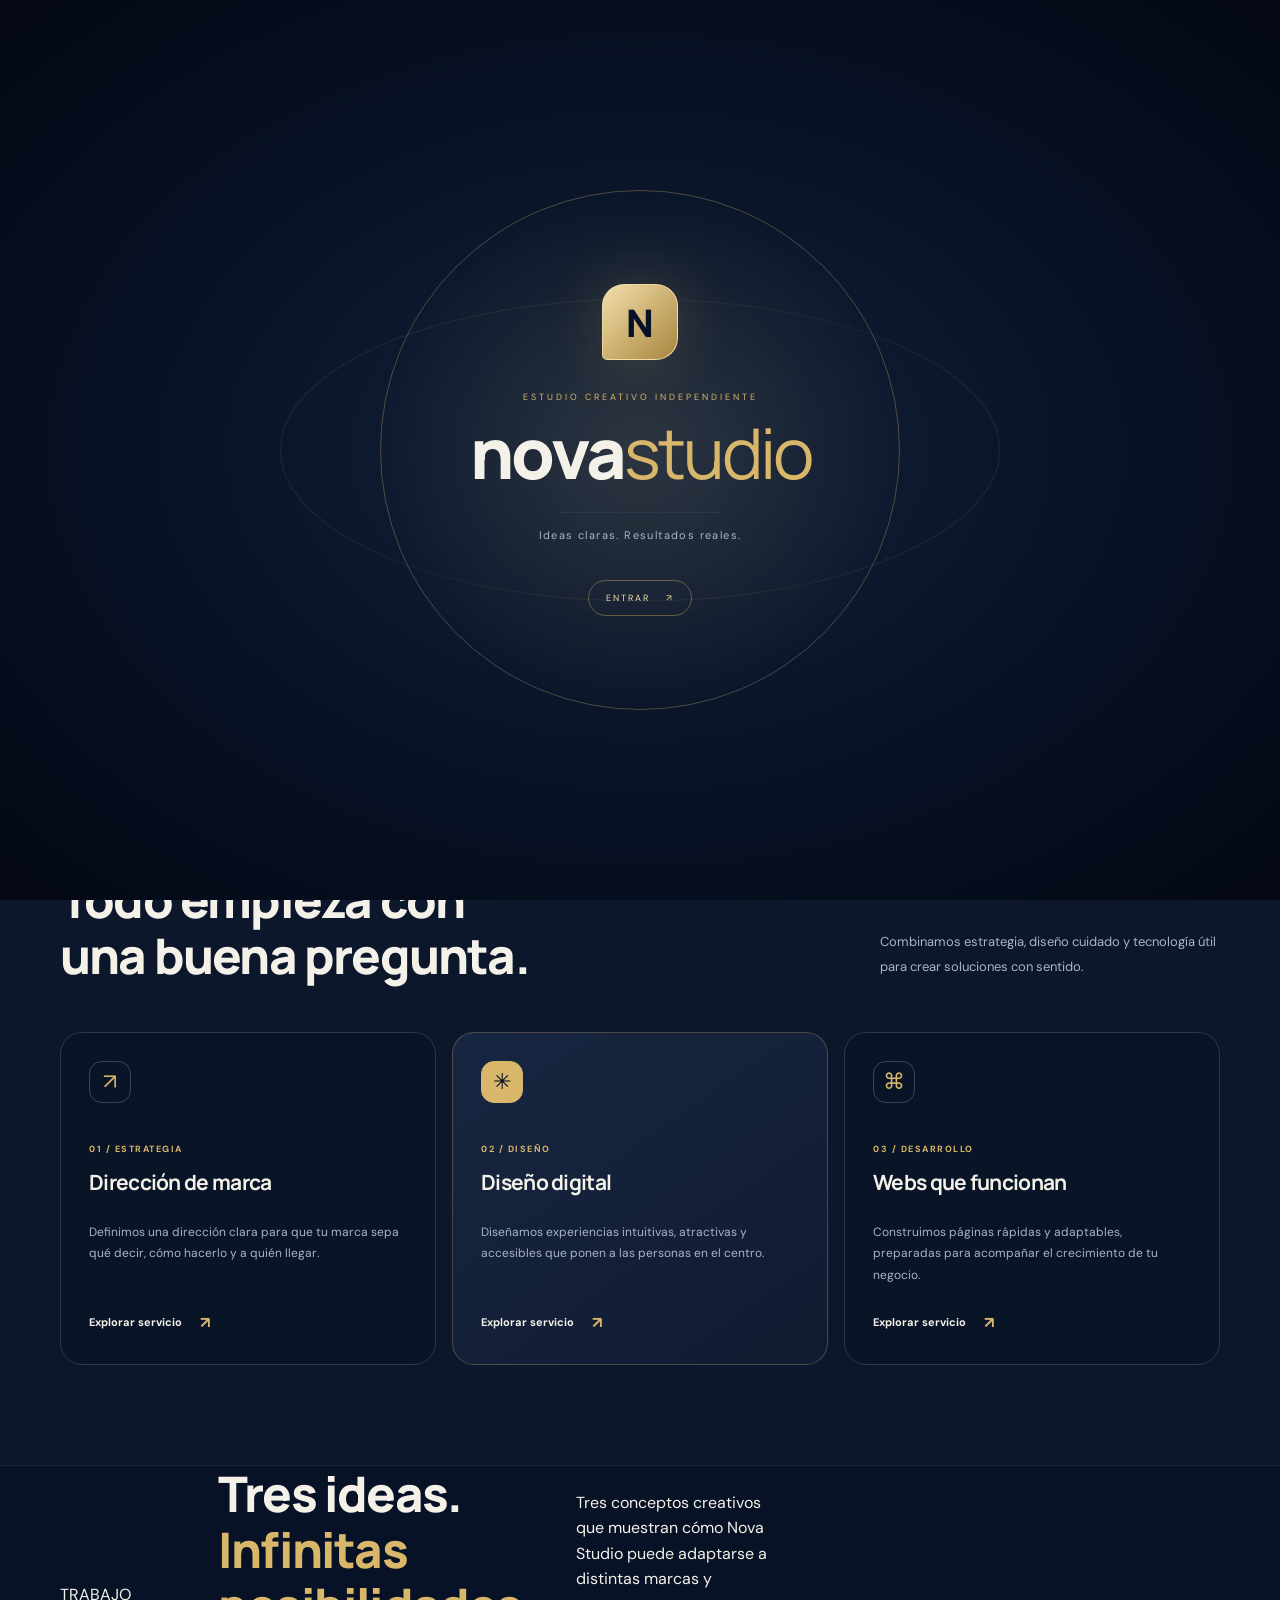
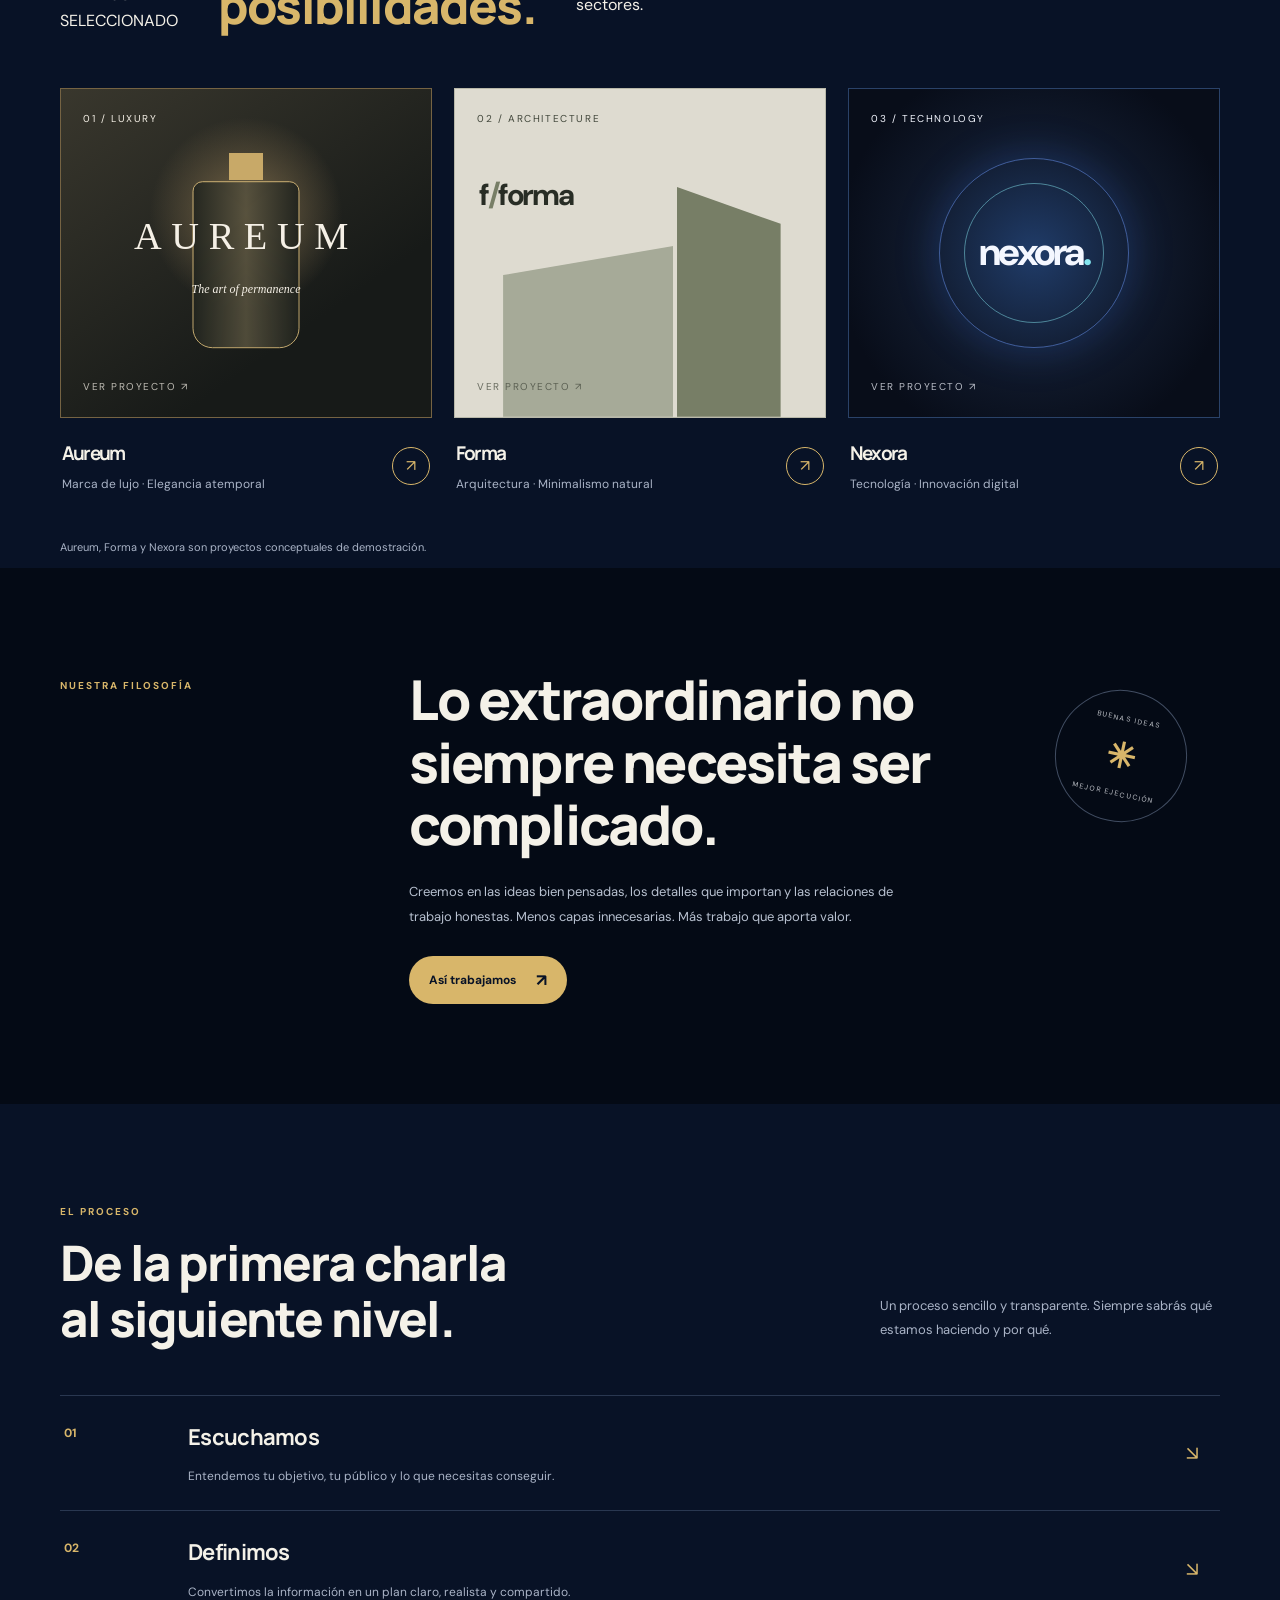
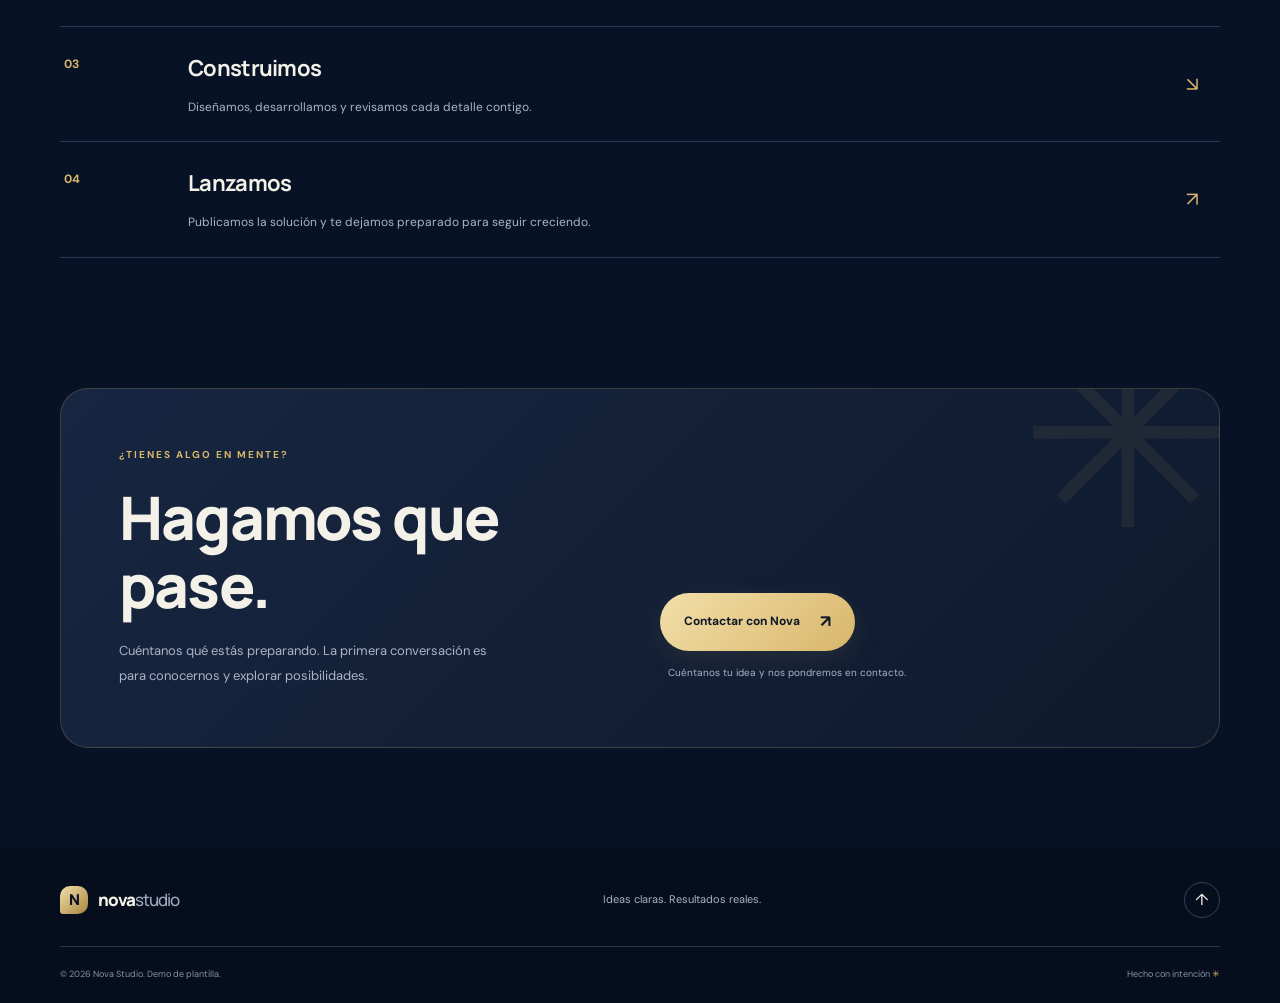
<file: index.html>
<!doctype html>
<html lang="es">
<head>
  <meta charset="utf-8">
  <meta name="viewport" content="width=device-width, initial-scale=1">
  <meta name="theme-color" content="#081226">
  <meta name="description" content="Nova Studio: estrategia, diseño y desarrollo web.">
  <title>Nova Studio — Ideas que avanzan</title>
  <link rel="stylesheet" href="styles.css">
  <script src="script.js" defer></script>
</head>
<body>
  <!-- CINEMÁTICA DE ENTRADA -->
  <div class="cinematic-intro" id="cinematic-intro">
    <div class="intro-orbit orbit-a"></div>
    <div class="intro-orbit orbit-b"></div>
    <div class="intro-glow"></div>

    <div class="intro-content">
      <div class="intro-emblem">N</div>
      <p class="intro-kicker">ESTUDIO CREATIVO INDEPENDIENTE</p>
      <div class="intro-logo">nova<span>studio</span></div>
      <div class="intro-line"><span></span></div>
      <p class="intro-tagline">Ideas claras. Resultados reales.</p>
      <button class="intro-skip" id="intro-skip" type="button">
        ENTRAR <span>↗</span>
      </button>
    </div>
  </div>

  <a class="skip-link" href="#contenido">Saltar al contenido</a>

  <!-- NAVEGACIÓN -->
  <header class="site-header">
    <div class="container nav-wrap">
      <a class="brand" href="#inicio" aria-label="Nova Studio, inicio">
        <span class="brand-mark">N</span>
        <span>nova<span class="brand-light">studio</span></span>
      </a>

      <button class="menu-toggle" type="button"
        aria-expanded="false" aria-controls="main-nav"
        aria-label="Abrir menú">
        <span></span><span></span>
      </button>

      <nav class="main-nav" id="main-nav">
        <a href="#servicios">Servicios</a>
        <a href="#proceso">Proceso</a>
        <a href="#nosotros">Nosotros</a>
        <a class="nav-cta" href="#contacto">Hablemos <span>↗</span></a>
      </nav>
    </div>
  </header>

  <main id="contenido">
    <!-- HERO -->
    <section class="hero section-pad" id="inicio">
      <div class="container hero-grid">
        <div class="hero-copy">
          <p class="eyebrow">
            <span class="eyebrow-dot"></span>
            ESTUDIO CREATIVO INDEPENDIENTE
          </p>

          <h1>Ideas claras.<br><span>Resultados reales.</span></h1>

          <p class="hero-text">
            Ayudamos a marcas con ambición a convertir buenas ideas
            en experiencias digitales memorables.
          </p>

          <div class="hero-actions">
            <a class="button button-primary" href="#contacto">
              Empezar un proyecto <span>↗</span>
            </a>
            <a class="text-link" href="#servicios">
              Descubrir servicios <span>↓</span>
            </a>
          </div>

          <div class="hero-proof">
            <div class="avatar-stack" aria-hidden="true">
              <span>LM</span><span>AR</span><span>JS</span>
            </div>
            <p><strong>Equipos pequeños.</strong><br>Ideas que llegan más lejos.</p>
          </div>
        </div>

        <!-- ARTE CREADO CON CSS -->
        <div class="hero-art" aria-label="Composición geométrica dorada">
          <div class="art-orbit orbit-one"></div>
          <div class="art-orbit orbit-two"></div>
          <div class="art-sun"></div>

          <div class="art-card art-card-top">
            <span class="mini-label">ESTRATEGIA</span>
            <strong>Menos ruido.<br>Más intención.</strong>
            <span class="card-arrow">↗</span>
          </div>

          <div class="art-card art-card-bottom">
            <span class="mini-label">DISEÑO DIGITAL</span>
            <div class="mini-bars">
              <i></i><i></i><i></i><i></i><i></i>
            </div>
            <span class="mini-caption">Construido para crecer</span>
          </div>

          <span class="art-star star-one">✳</span>
          <span class="art-star star-two">✳</span>
        </div>
      </div>

      <div class="container trust-row">
        <span>UNA BUENA IDEA MERECE UNA GRAN EJECUCIÓN</span>
        <div class="trust-line"></div>
        <span>ESTRATEGIA · DISEÑO · DESARROLLO</span>
      </div>
    </section>

    <!-- SERVICIOS -->
    <section class="services section-pad" id="servicios">
      <div class="container">
        <div class="section-heading">
          <div>
            <p class="eyebrow">LO QUE HACEMOS</p>
            <h2>Todo empieza con<br>una buena pregunta.</h2>
          </div>
          <p class="section-intro">
            Combinamos estrategia, diseño cuidado y tecnología útil
            para crear soluciones con sentido.
          </p>
        </div>

        <div class="service-grid">
          <article class="service-card">
            <div class="service-icon">↗</div>
            <p class="service-number">01 / ESTRATEGIA</p>
            <h3>Dirección de marca</h3>
            <p>Definimos una dirección clara para que tu marca sepa
              qué decir, cómo hacerlo y a quién llegar.</p>
            <a href="#contacto" class="card-link">Explorar servicio <span>↗</span></a>
          </article>

          <article class="service-card featured">
            <div class="service-icon">✳</div>
            <p class="service-number">02 / DISEÑO</p>
            <h3>Diseño digital</h3>
            <p>Diseñamos experiencias intuitivas, atractivas y
              accesibles que ponen a las personas en el centro.</p>
            <a href="#contacto" class="card-link">Explorar servicio <span>↗</span></a>
          </article>

          <article class="service-card">
            <div class="service-icon">⌘</div>
            <p class="service-number">03 / DESARROLLO</p>
            <h3>Webs que funcionan</h3>
            <p>Construimos páginas rápidas y adaptables,
              preparadas para acompañar el crecimiento de tu negocio.</p>
            <a href="#contacto" class="card-link">Explorar servicio <span>↗</span></a>
          </article>
        </div>
      </div>
    </section>

<!-- PORTFOLIO: NOVA STUDIO -->
<section class="portfolio section-padding" id="portfolio">
  <div class="container">
    <div class="section-heading">
      <span class="section-label">TRABAJO SELECCIONADO</span>
      <h2>Tres ideas.<br><span>Infinitas posibilidades.</span></h2>
      <p>
        Tres conceptos creativos que muestran cómo Nova Studio
        puede adaptarse a distintas marcas y sectores.
      </p>
    </div>

    <div class="portfolio-grid">

      <!-- PROYECTO 01: AUREUM -->
      <article class="portfolio-card">
        <a class="portfolio-preview aureum-preview"
           href="./aureum%20index.html"
           aria-label="Ver demostración de Aureum">
          <span class="preview-number">01 / LUXURY</span>
          <span class="preview-aureum">AUREUM</span>
          <span class="preview-caption">The art of permanence</span>
          <span class="preview-open">VER PROYECTO ↗</span>
        </a>
        <div class="portfolio-info">
          <div>
            <h3>Aureum</h3>
            <p>Marca de lujo · Elegancia atemporal</p>
          </div>
          <a href="./aureum%20index.html"
             class="portfolio-arrow"
             aria-label="Abrir Aureum">↗</a>
        </div>
      </article>

      <!-- PROYECTO 02: FORMA -->
      <article class="portfolio-card">
        <a class="portfolio-preview forma-preview"
           href="./forma%20index.html"
           aria-label="Ver demostración de Forma">
          <span class="preview-number">02 / ARCHITECTURE</span>
          <span class="preview-forma">f<span>/</span>forma</span>
          <span class="forma-shape forma-shape-one"></span>
          <span class="forma-shape forma-shape-two"></span>
          <span class="preview-open">VER PROYECTO ↗</span>
        </a>
        <div class="portfolio-info">
          <div>
            <h3>Forma</h3>
            <p>Arquitectura · Minimalismo natural</p>
          </div>
          <a href="./forma%20index.html"
             class="portfolio-arrow"
             aria-label="Abrir Forma">↗</a>
        </div>
      </article>

      <!-- PROYECTO 03: NEXORA -->
      <article class="portfolio-card">
        <a class="portfolio-preview nexora-preview"
           href="./nexora%20index.html"
           aria-label="Ver demostración de Nexora">
          <span class="preview-number">03 / TECHNOLOGY</span>
          <span class="preview-nexora">nexora<span>.</span></span>
          <span class="nexora-orbit"></span>
          <span class="preview-open">VER PROYECTO ↗</span>
        </a>
        <div class="portfolio-info">
          <div>
            <h3>Nexora</h3>
            <p>Tecnología · Innovación digital</p>
          </div>
          <a href="./nexora%20index.html"
             class="portfolio-arrow"
             aria-label="Abrir Nexora">↗</a>
        </div>
      </article>

    </div>

    <p class="portfolio-note">
      Aureum, Forma y Nexora son proyectos conceptuales de demostración.
    </p>
  </div>
</section>
<!-- FIN DEL PORTFOLIO -->

    <!-- FILOSOFÍA -->
    <section class="statement section-pad" id="nosotros">
      <div class="container statement-grid">
        <p class="eyebrow">NUESTRA FILOSOFÍA</p>
        <div>
          <h2>Lo extraordinario no siempre necesita ser complicado.</h2>
          <p>
            Creemos en las ideas bien pensadas, los detalles que importan
            y las relaciones de trabajo honestas. Menos capas innecesarias.
            Más trabajo que aporta valor.
          </p>
          <a class="button button-light" href="#proceso">
            Así trabajamos <span>↗</span>
          </a>
        </div>
        <div class="statement-stamp">
          <span>BUENAS IDEAS</span>
          <strong>✳</strong>
          <span>MEJOR EJECUCIÓN</span>
        </div>
      </div>
    </section>

    <!-- PROCESO -->
    <section class="process section-pad" id="proceso">
      <div class="container">
        <div class="section-heading">
          <div>
            <p class="eyebrow">EL PROCESO</p>
            <h2>De la primera charla<br>al siguiente nivel.</h2>
          </div>
          <p class="section-intro">
            Un proceso sencillo y transparente. Siempre sabrás
            qué estamos haciendo y por qué.
          </p>
        </div>

        <div class="process-list">
          <article>
            <span class="process-num">01</span>
            <div><h3>Escuchamos</h3><p>Entendemos tu objetivo, tu público y lo que necesitas conseguir.</p></div>
            <span class="process-symbol">↘</span>
          </article>
          <article>
            <span class="process-num">02</span>
            <div><h3>Definimos</h3><p>Convertimos la información en un plan claro, realista y compartido.</p></div>
            <span class="process-symbol">↘</span>
          </article>
          <article>
            <span class="process-num">03</span>
            <div><h3>Construimos</h3><p>Diseñamos, desarrollamos y revisamos cada detalle contigo.</p></div>
            <span class="process-symbol">↘</span>
          </article>
          <article>
            <span class="process-num">04</span>
            <div><h3>Lanzamos</h3><p>Publicamos la solución y te dejamos preparado para seguir creciendo.</p></div>
            <span class="process-symbol">↗</span>
          </article>
        </div>
      </div>
    </section>

    <!-- CONTACTO -->
    <section class="contact section-pad" id="contacto">
      <div class="container contact-panel">
        <div>
          <p class="eyebrow">¿TIENES ALGO EN MENTE?</p>
          <h2>Hagamos que<br>pase.</h2>
          <p class="contact-copy">
            Cuéntanos qué estás preparando. La primera conversación
            es para conocernos y explorar posibilidades.
          </p>
        </div>

        <div class="contact-action">
          <!-- Sustituye este correo por uno real -->
          <a class="button button-primary button-large"
             href="mailto:hola@tudominio.com?subject=Nuevo%20proyecto">
            Contactar con Nova <span>↗</span>
          </a>
          <p>Cuéntanos tu idea y nos pondremos en contacto.</p>
        </div>
        <div class="contact-decoration" aria-hidden="true">✳</div>
      </div>
    </section>
  </main>

  <!-- PIE -->
  <footer class="site-footer">
    <div class="container footer-top">
      <a class="brand footer-brand" href="#inicio">
        <span class="brand-mark">N</span>
        <span>nova<span class="brand-light">studio</span></span>
      </a>
      <p>Ideas claras. Resultados reales.</p>
      <a class="back-top" href="#inicio" aria-label="Volver arriba">↑</a>
    </div>
    <div class="container footer-bottom">
      <span>© <span id="year"></span> Nova Studio. Demo de plantilla.</span>
      <span>Hecho con intención <span class="footer-spark">✳</span></span>
    </div>
  </footer>
</body>
</html>
</file>
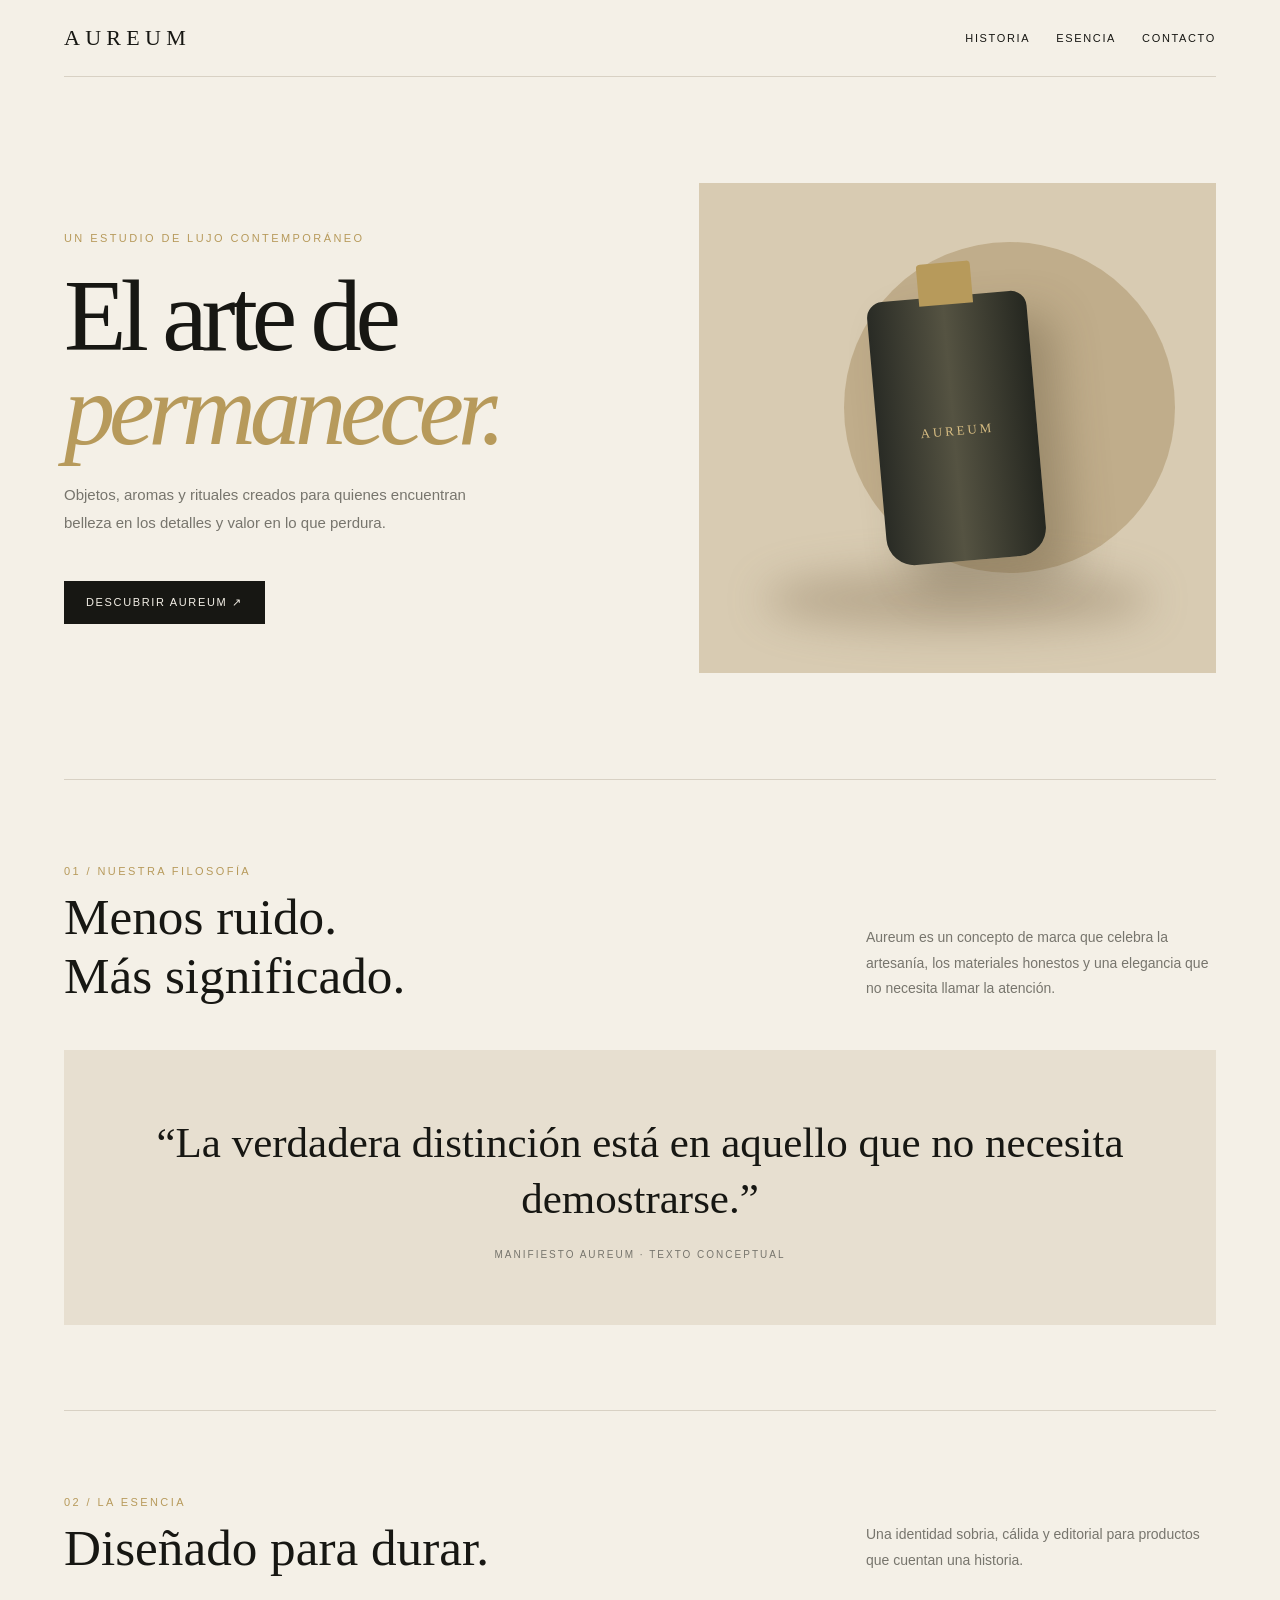
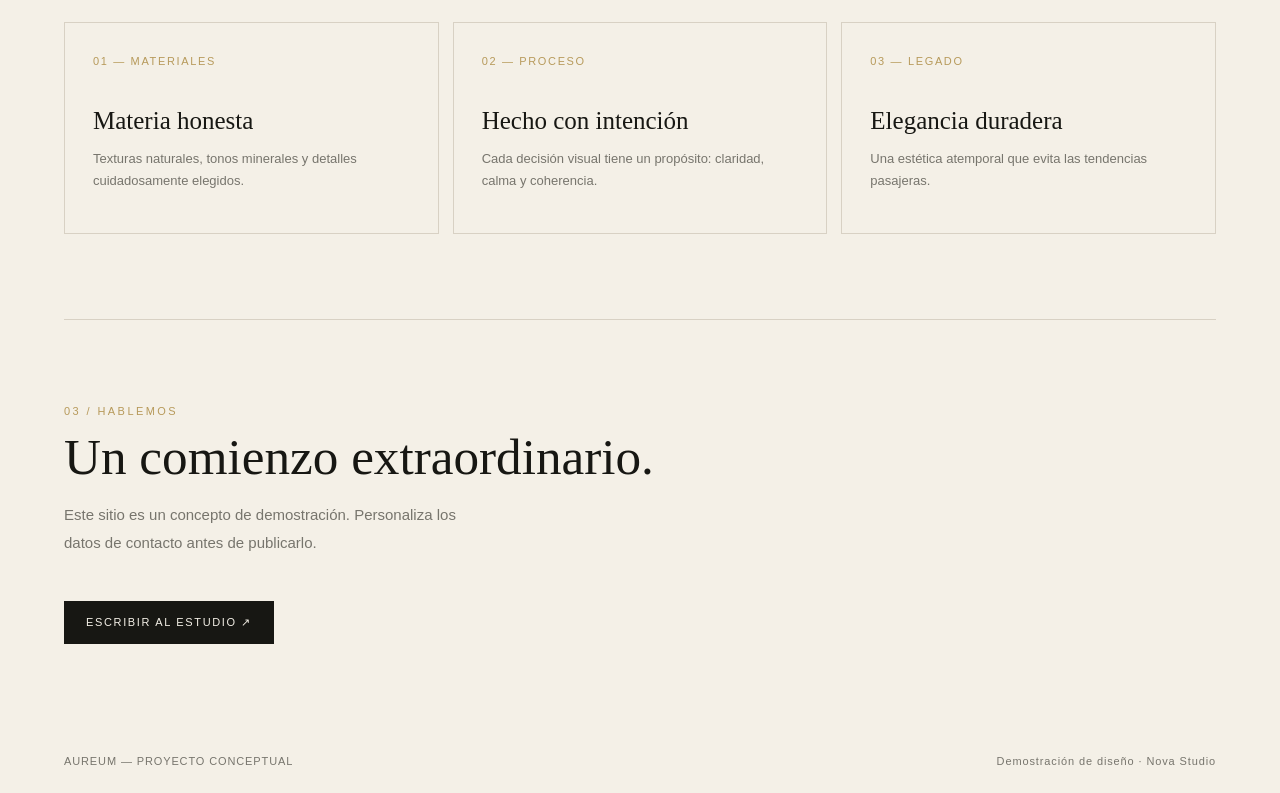
<file: aureum index.html>
<!DOCTYPE html>
<html lang="es">
<head>
<meta charset="UTF-8">
<meta name="viewport" content="width=device-width, initial-scale=1.0">
<meta name="description" content="Aureum, concepto de marca de lujo contemporáneo.">
<title>Aureum — El arte de permanecer</title>
<style>
:root{--ink:#171713;--paper:#f4f0e7;--gold:#b79a5b;--muted:#77756d;--line:#d8d1c4}
*{box-sizing:border-box}html{scroll-behavior:smooth}body{margin:0;background:var(--paper);color:var(--ink);font-family:Georgia,"Times New Roman",serif}
a{color:inherit;text-decoration:none}.wrap{width:min(1180px,90%);margin:auto}
header{display:flex;justify-content:space-between;align-items:center;padding:25px 0;border-bottom:1px solid var(--line)}
.brand{font-size:22px;letter-spacing:.24em}nav{display:flex;gap:26px;font:11px Arial,sans-serif;letter-spacing:.15em;text-transform:uppercase}
nav a:hover{color:var(--gold)}
.hero{min-height:78vh;display:grid;grid-template-columns:1.05fr .95fr;align-items:center;gap:5vw;padding:70px 0}
.eyebrow{font:11px Arial,sans-serif;letter-spacing:.22em;text-transform:uppercase;color:var(--gold)}
h1{font-size:clamp(54px,8vw,108px);font-weight:400;line-height:.91;letter-spacing:-.06em;margin:25px 0}
h1 em{color:var(--gold);font-weight:400}.intro{max-width:410px;color:var(--muted);font:15px/1.9 Arial,sans-serif}
.btn{display:inline-block;margin-top:28px;padding:15px 22px;background:var(--ink);color:var(--paper);font:11px Arial,sans-serif;letter-spacing:.15em;text-transform:uppercase;transition:.25s}
.btn:hover{background:var(--gold);color:var(--ink);transform:translateY(-2px)}
.still-life{min-height:490px;position:relative;overflow:hidden;background:#d8cbb2;display:grid;place-items:center}
.sun{position:absolute;width:64%;aspect-ratio:1;border-radius:50%;background:#b7a17b;top:12%;right:8%;opacity:.7}
.bottle{position:relative;width:31%;height:54%;background:linear-gradient(90deg,#292b25,#555342 48%,#252720);border-radius:16px 16px 28px 28px;box-shadow:24px 25px 45px #52442c55;transform:rotate(-5deg)}
.bottle:before{content:"";position:absolute;left:33%;top:-13%;width:34%;height:16%;background:var(--gold);border-radius:4px 4px 0 0}
.bottle:after{content:"AUREUM";position:absolute;top:48%;left:0;right:0;text-align:center;color:#d7bd83;letter-spacing:.22em;font-size:clamp(8px,1.2vw,13px)}
.shadow{position:absolute;width:75%;height:12%;bottom:9%;background:#78634655;filter:blur(20px);border-radius:50%}
.section{padding:85px 0;border-top:1px solid var(--line)}
.section-head{display:flex;justify-content:space-between;align-items:end;gap:25px;margin-bottom:35px}
h2{font-weight:400;font-size:clamp(32px,4vw,55px);margin:10px 0}
.section-head p{max-width:350px;color:var(--muted);font:14px/1.8 Arial,sans-serif}
.grid{display:grid;grid-template-columns:repeat(3,1fr);gap:14px}
.tile{padding:28px;min-height:190px;border:1px solid var(--line)}
.tile span{color:var(--gold);font:11px Arial,sans-serif;letter-spacing:.15em}
.tile h3{font-size:25px;font-weight:400;margin:38px 0 10px}
.tile p{color:var(--muted);font:13px/1.7 Arial,sans-serif}
.quote{background:#e7dfd0;padding:65px 8%;text-align:center;font-size:clamp(25px,3.5vw,43px);line-height:1.3}
.quote small{display:block;margin-top:22px;color:var(--muted);font:10px Arial,sans-serif;letter-spacing:.2em;text-transform:uppercase}
footer{padding:26px 0;display:flex;justify-content:space-between;gap:15px;color:var(--muted);font:11px Arial,sans-serif;letter-spacing:.08em}
@media(max-width:760px){header{gap:15px}nav{gap:10px;font-size:9px}.hero{grid-template-columns:1fr;padding:55px 0}.still-life{min-height:360px}.section-head{display:block}.grid{grid-template-columns:1fr}.tile{min-height:150px}.tile h3{margin-top:25px}footer{flex-direction:column}}
@media(prefers-reduced-motion:reduce){html{scroll-behavior:auto}*,*:before,*:after{transition:none!important}}
</style>
</head>
<body>
<header class="wrap">
<a class="brand" href="#">AUREUM</a>
<nav aria-label="Navegación principal"><a href="#story">Historia</a><a href="#craft">Esencia</a><a href="#contact">Contacto</a></nav>
</header>
<main>
<section class="wrap hero">
<div>
<div class="eyebrow">Un estudio de lujo contemporáneo</div>
<h1>El arte de<br><em>permanecer.</em></h1>
<p class="intro">Objetos, aromas y rituales creados para quienes encuentran belleza en los detalles y valor en lo que perdura.</p>
<a class="btn" href="#story">Descubrir Aureum ↗</a>
</div>
<div class="still-life" role="img" aria-label="Ilustración de un frasco de perfume">
<div class="sun"></div><div class="shadow"></div><div class="bottle"></div>
</div>
</section>
<section id="story" class="wrap section">
<div class="section-head">
<div><div class="eyebrow">01 / Nuestra filosofía</div><h2>Menos ruido.<br>Más significado.</h2></div>
<p>Aureum es un concepto de marca que celebra la artesanía, los materiales honestos y una elegancia que no necesita llamar la atención.</p>
</div>
<div class="quote">“La verdadera distinción está en aquello que no necesita demostrarse.”<small>Manifiesto Aureum · Texto conceptual</small></div>
</section>
<section id="craft" class="wrap section">
<div class="section-head">
<div><div class="eyebrow">02 / La esencia</div><h2>Diseñado para durar.</h2></div>
<p>Una identidad sobria, cálida y editorial para productos que cuentan una historia.</p>
</div>
<div class="grid">
<article class="tile"><span>01 — MATERIALES</span><h3>Materia honesta</h3><p>Texturas naturales, tonos minerales y detalles cuidadosamente elegidos.</p></article>
<article class="tile"><span>02 — PROCESO</span><h3>Hecho con intención</h3><p>Cada decisión visual tiene un propósito: claridad, calma y coherencia.</p></article>
<article class="tile"><span>03 — LEGADO</span><h3>Elegancia duradera</h3><p>Una estética atemporal que evita las tendencias pasajeras.</p></article>
</div>
</section>
<section id="contact" class="wrap section">
<div class="eyebrow">03 / Hablemos</div><h2>Un comienzo extraordinario.</h2>
<p class="intro">Este sitio es un concepto de demostración. Personaliza los datos de contacto antes de publicarlo.</p>
<a class="btn" href="mailto:hola@ejemplo.com">Escribir al estudio ↗</a>
</section>
</main>
<footer class="wrap"><span>AUREUM — PROYECTO CONCEPTUAL</span><span>Demostración de diseño · Nova Studio</span></footer>
</body>
</html>
</file>
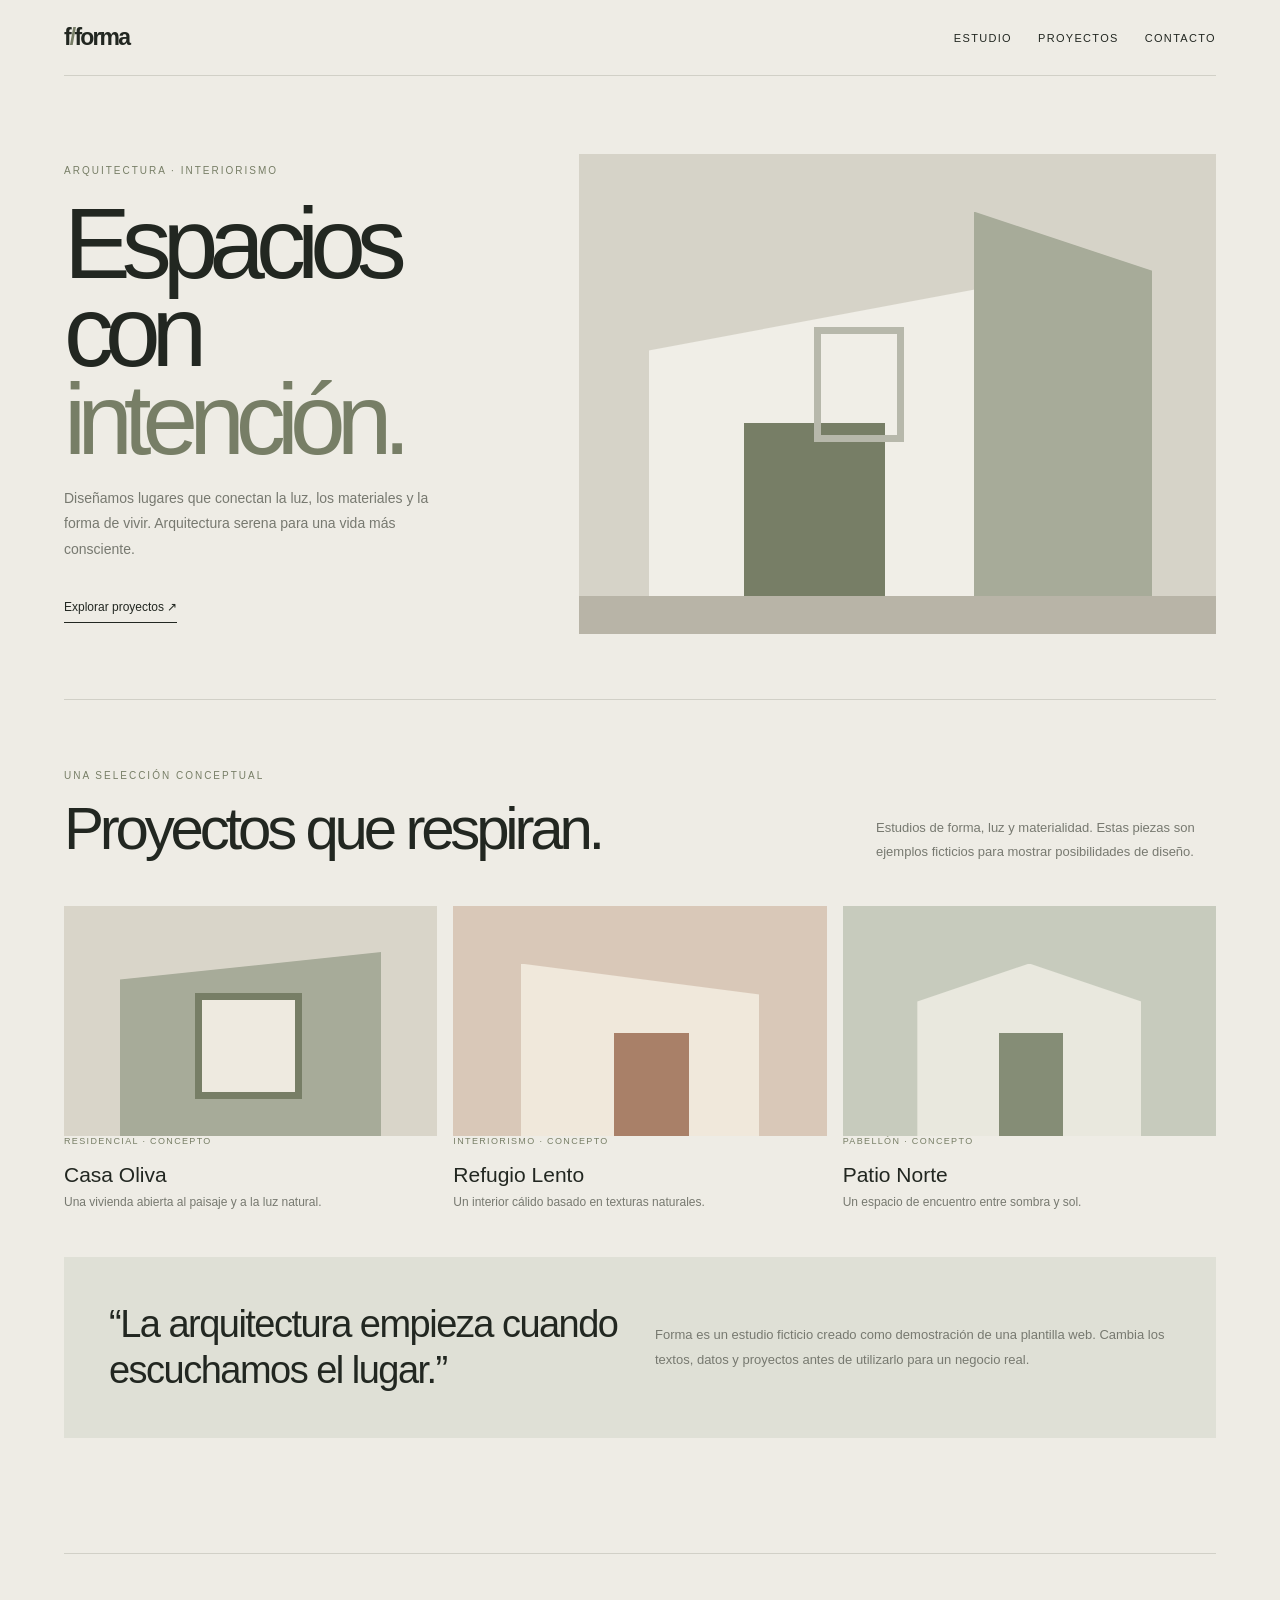
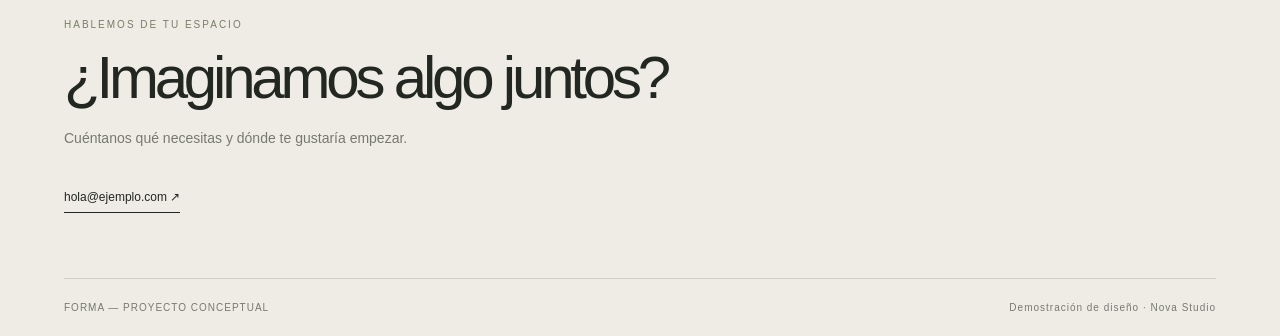
<file: forma index.html>
<!DOCTYPE html>
<html lang="es">
<head>
<meta charset="UTF-8">
<meta name="viewport" content="width=device-width, initial-scale=1.0">
<meta name="description" content="Forma, concepto de estudio de arquitectura contemporánea.">
<title>Forma — Espacios con intención</title>
<style>
:root{--bg:#eeece5;--ink:#222721;--olive:#777e66;--muted:#777970;--line:#d1d0c7}
*{box-sizing:border-box}html{scroll-behavior:smooth}body{margin:0;background:var(--bg);color:var(--ink);font-family:Arial,Helvetica,sans-serif}
a{color:inherit;text-decoration:none}.wrap{width:min(1160px,90%);margin:auto}
header{display:flex;justify-content:space-between;align-items:center;padding:24px 0;border-bottom:1px solid var(--line)}
.brand{font-size:23px;font-weight:700;letter-spacing:-.08em}.brand i{color:var(--olive);font-style:normal}
nav{display:flex;gap:26px;font-size:11px;text-transform:uppercase;letter-spacing:.12em}nav a:hover{color:var(--olive)}
.hero{padding:78px 0 65px;display:grid;grid-template-columns:.8fr 1.2fr;gap:7vw;align-items:center}
.kicker{text-transform:uppercase;letter-spacing:.2em;font-size:10px;color:var(--olive)}
h1{font-size:clamp(52px,8vw,100px);letter-spacing:-.09em;line-height:.88;margin:23px 0;font-weight:500}
h1 span{color:var(--olive)}.lead{max-width:380px;line-height:1.8;color:var(--muted);font-size:14px}
.link{display:inline-block;margin-top:24px;padding-bottom:8px;border-bottom:1px solid var(--ink);font-size:12px}
.architecture{height:480px;background:#d6d3c8;position:relative;overflow:hidden}
.block{position:absolute;background:#f0eee7}
.block.a{width:52%;height:72%;left:11%;bottom:0;clip-path:polygon(0 18%,100% 0,100% 100%,0 100%)}
.block.b{width:28%;height:88%;right:10%;bottom:0;background:#a7ab99;clip-path:polygon(0 0,100% 14%,100% 100%,0 100%)}
.block.c{width:22%;height:44%;left:26%;bottom:0;background:#777e66}
.window{position:absolute;z-index:2;left:37%;top:36%;width:14%;height:24%;border:7px solid #b7b8ab}
.floor{position:absolute;bottom:0;left:0;right:0;height:8%;background:#b8b4a7}
.projects{padding:70px 0;border-top:1px solid var(--line)}
.section-head{display:flex;justify-content:space-between;align-items:end;gap:25px;margin-bottom:30px}
h2{font-size:clamp(35px,5vw,60px);letter-spacing:-.07em;font-weight:500;margin:13px 0}
.section-head p{max-width:340px;color:var(--muted);font-size:13px;line-height:1.8}
.cards{display:grid;grid-template-columns:repeat(3,1fr);gap:16px}
.card-art{height:230px;position:relative;overflow:hidden;background:#d9d5c9}
.card-art.one:before{content:"";position:absolute;inset:20% 15% 0;background:#a7ab99;clip-path:polygon(0 15%,100% 0,100% 100%,0 100%)}
.card-art.one:after{content:"";position:absolute;left:35%;top:38%;width:25%;height:40%;background:#eeeae0;border:7px solid #777e66}
.card-art.two{background:#d9c8b8}
.card-art.two:before{content:"";position:absolute;left:18%;right:18%;bottom:0;height:75%;background:#f0e8db;clip-path:polygon(0 0,100% 18%,100% 100%,0 100%)}
.card-art.two:after{content:"";position:absolute;left:43%;bottom:0;width:20%;height:45%;background:#a98068}
.card-art.three{background:#c7cbbd}
.card-art.three:before{content:"";position:absolute;width:60%;height:75%;left:20%;bottom:0;background:#e9e8de;clip-path:polygon(0 22%,50% 0,100% 22%,100% 100%,0 100%)}
.card-art.three:after{content:"";position:absolute;left:42%;bottom:0;width:17%;height:45%;background:#858d76}
.card h3{font-size:21px;font-weight:500;margin:17px 0 6px}
.card p{font-size:12px;color:var(--muted);line-height:1.6;margin:0}
.tag{font-size:9px;letter-spacing:.15em;text-transform:uppercase;color:var(--olive)}
.statement{margin:45px 0;background:#dfe0d6;padding:45px;display:grid;grid-template-columns:1fr 1fr;gap:30px;align-items:center}
.statement blockquote{margin:0;font-size:clamp(24px,3.2vw,38px);line-height:1.2;letter-spacing:-.04em}
.statement p{font-size:13px;line-height:1.9;color:var(--muted)}
.contact{padding:65px 0;border-top:1px solid var(--line)}
footer{border-top:1px solid var(--line);padding:23px 0;display:flex;justify-content:space-between;font-size:10px;letter-spacing:.1em;color:var(--muted)}
@media(max-width:760px){nav{gap:11px;font-size:9px}.hero{grid-template-columns:1fr;padding:55px 0;gap:35px}.architecture{height:340px}.section-head{display:block}.cards{grid-template-columns:1fr}.card-art{height:260px}.statement{grid-template-columns:1fr;padding:28px}footer{flex-direction:column;gap:8px}}
@media(prefers-reduced-motion:reduce){html{scroll-behavior:auto}}
</style>
</head>
<body>
<header class="wrap">
<a class="brand" href="#">f<i>/</i>forma</a>
<nav aria-label="Navegación principal"><a href="#estudio">Estudio</a><a href="#proyectos">Proyectos</a><a href="#contacto">Contacto</a></nav>
</header>
<main>
<section class="wrap hero" id="estudio">
<div><div class="kicker">Arquitectura · Interiorismo</div><h1>Espacios<br>con <span>intención.</span></h1>
<p class="lead">Diseñamos lugares que conectan la luz, los materiales y la forma de vivir. Arquitectura serena para una vida más consciente.</p>
<a class="link" href="#proyectos">Explorar proyectos ↗</a></div>
<div class="architecture" role="img" aria-label="Composición geométrica inspirada en arquitectura contemporánea">
<div class="block a"></div><div class="block b"></div><div class="block c"></div><div class="window"></div><div class="floor"></div>
</div>
</section>
<section class="wrap projects" id="proyectos">
<div class="section-head"><div><div class="kicker">Una selección conceptual</div><h2>Proyectos que respiran.</h2></div>
<p>Estudios de forma, luz y materialidad. Estas piezas son ejemplos ficticios para mostrar posibilidades de diseño.</p></div>
<div class="cards">
<article class="card"><div class="card-art one" role="img" aria-label="Ilustración geométrica de una vivienda"></div><div class="tag">Residencial · Concepto</div><h3>Casa Oliva</h3><p>Una vivienda abierta al paisaje y a la luz natural.</p></article>
<article class="card"><div class="card-art two" role="img" aria-label="Ilustración geométrica de un interior"></div><div class="tag">Interiorismo · Concepto</div><h3>Refugio Lento</h3><p>Un interior cálido basado en texturas naturales.</p></article>
<article class="card"><div class="card-art three" role="img" aria-label="Ilustración geométrica de un pabellón"></div><div class="tag">Pabellón · Concepto</div><h3>Patio Norte</h3><p>Un espacio de encuentro entre sombra y sol.</p></article>
</div>
<div class="statement"><blockquote>“La arquitectura empieza cuando escuchamos el lugar.”</blockquote><p>Forma es un estudio ficticio creado como demostración de una plantilla web. Cambia los textos, datos y proyectos antes de utilizarlo para un negocio real.</p></div>
</section>
<section class="wrap contact" id="contacto"><div class="kicker">Hablemos de tu espacio</div><h2>¿Imaginamos algo juntos?</h2><p class="lead">Cuéntanos qué necesitas y dónde te gustaría empezar.</p><a class="link" href="mailto:hola@ejemplo.com">hola@ejemplo.com ↗</a></section>
</main>
<footer class="wrap"><span>FORMA — PROYECTO CONCEPTUAL</span><span>Demostración de diseño · Nova Studio</span></footer>
</body>
</html>
</file>
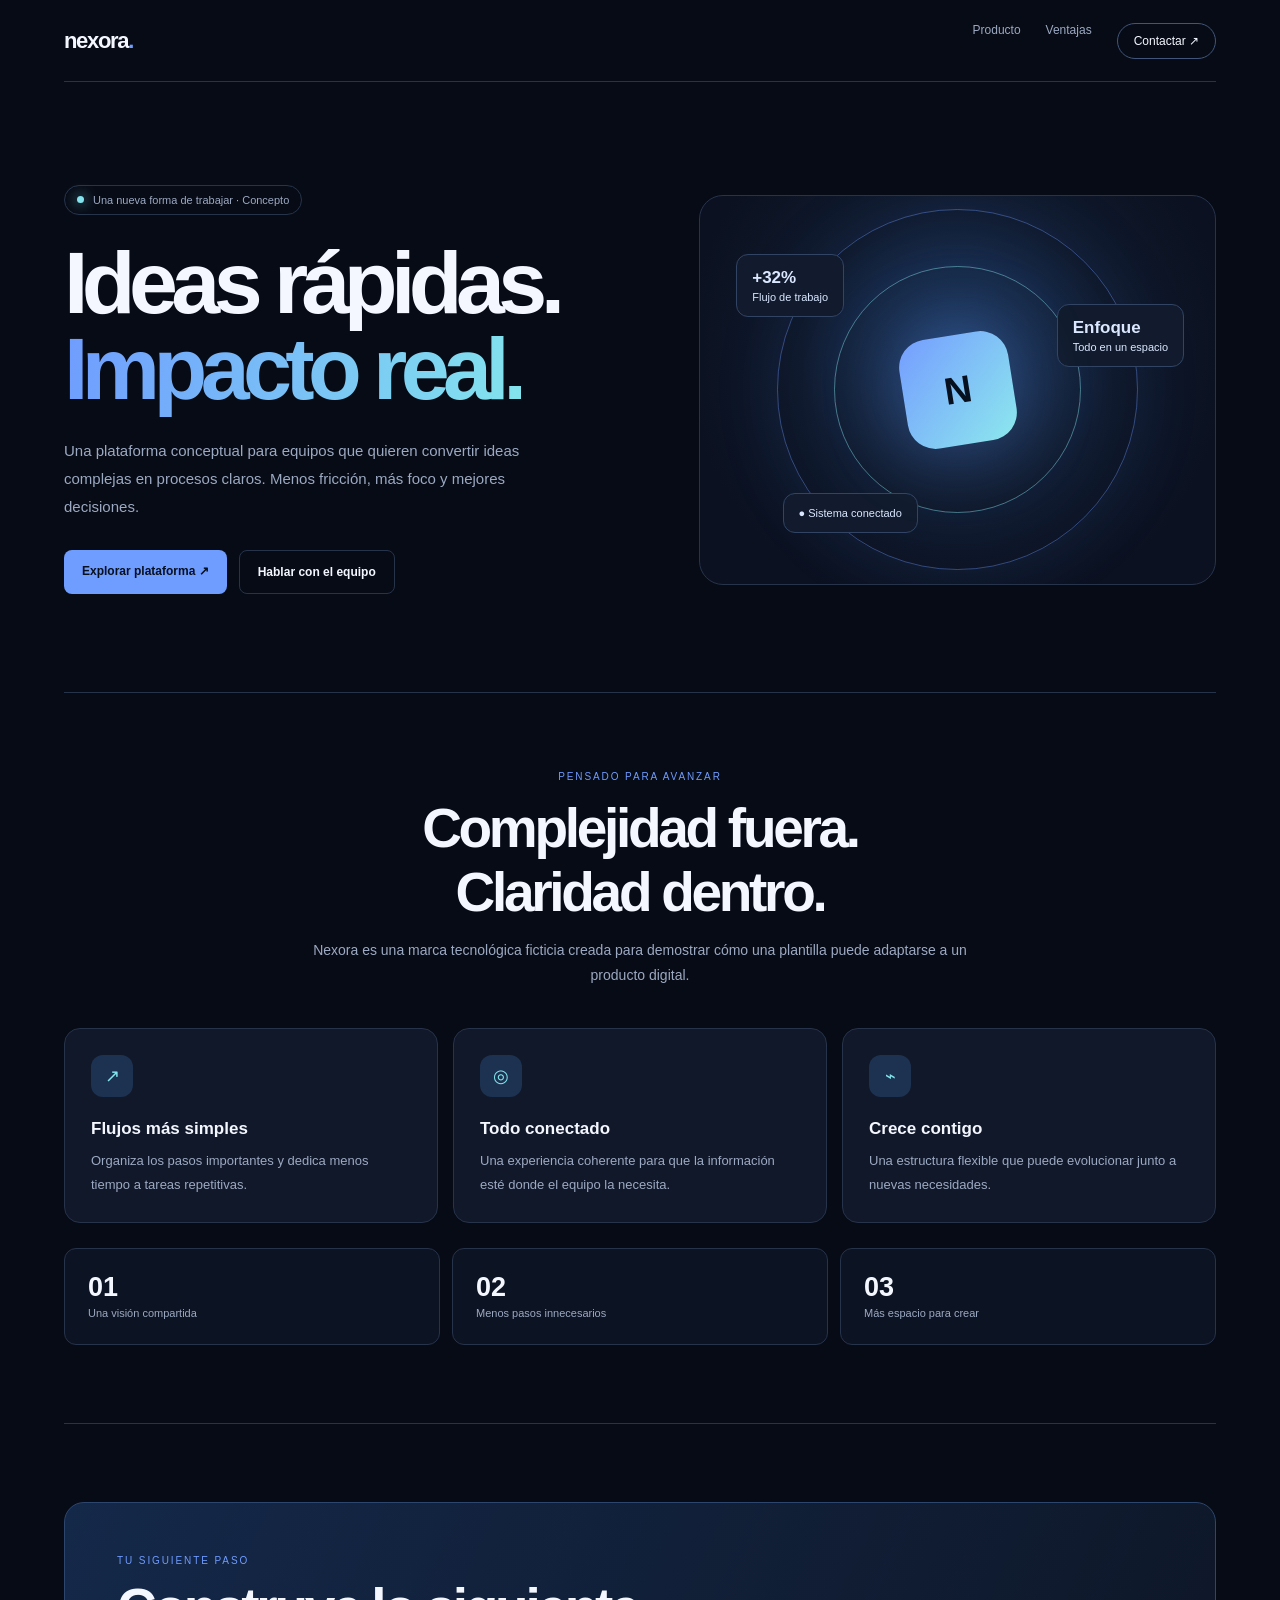
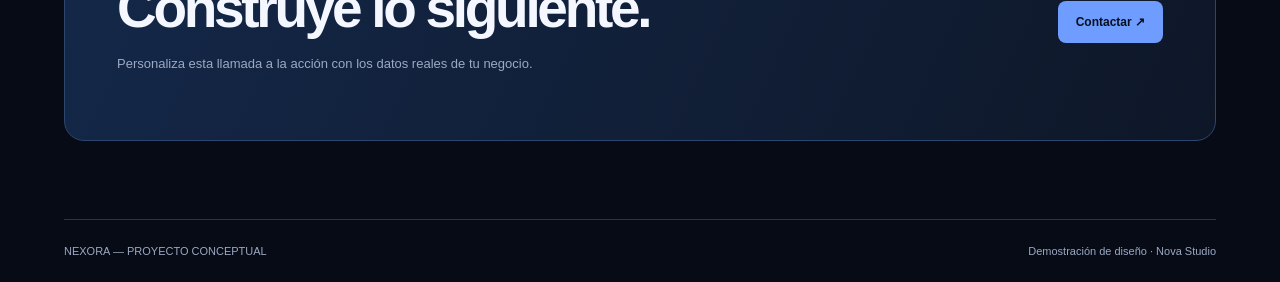
<file: nexora index.html>
<!DOCTYPE html>
<html lang="es">
<head>
<meta charset="UTF-8">
<meta name="viewport" content="width=device-width, initial-scale=1.0">
<meta name="description" content="Nexora, concepto de producto tecnológico digital.">
<title>Nexora — Construye lo siguiente</title>
<style>
:root{--bg:#070b16;--panel:#10182a;--blue:#6f9cff;--cyan:#83e4ed;--white:#f4f7ff;--muted:#9ca9c2;--line:#26334b}
*{box-sizing:border-box}html{scroll-behavior:smooth}body{margin:0;background:var(--bg);color:var(--white);font-family:Arial,sans-serif}
a{color:inherit;text-decoration:none}.wrap{width:min(1160px,90%);margin:auto}
header{min-height:82px;display:flex;justify-content:space-between;align-items:center;border-bottom:1px solid var(--line)}
.brand{font-weight:800;font-size:22px;letter-spacing:-.06em}.brand span{color:var(--blue)}
nav{display:flex;gap:25px;color:var(--muted);font-size:12px}nav a:hover{color:var(--white)}
.pill{border:1px solid #41557a;border-radius:30px;padding:10px 16px;color:var(--white)}
.hero{display:grid;grid-template-columns:1.05fr .95fr;gap:5vw;align-items:center;padding:100px 0 95px;min-height:610px}
.badge{display:inline-flex;align-items:center;gap:9px;padding:8px 12px;border:1px solid var(--line);border-radius:30px;color:var(--muted);font-size:11px}
.dot{width:7px;height:7px;border-radius:50%;background:var(--cyan);box-shadow:0 0 14px var(--cyan)}
h1{font-size:clamp(48px,7vw,88px);line-height:.98;letter-spacing:-.075em;margin:25px 0}
h1 span{background:linear-gradient(100deg,var(--blue),var(--cyan));color:transparent;background-clip:text}
.lead{font-size:15px;line-height:1.85;color:var(--muted);max-width:470px}
.actions{display:flex;gap:12px;flex-wrap:wrap;margin-top:30px}
.btn{display:inline-block;padding:14px 18px;border-radius:8px;background:var(--blue);color:#07101f;font-size:12px;font-weight:700;transition:.2s}
.btn:hover{transform:translateY(-2px);filter:brightness(1.1)}
.btn.secondary{background:transparent;border:1px solid var(--line);color:var(--white)}
.visual{min-height:390px;position:relative;display:grid;place-items:center;overflow:hidden;border:1px solid var(--line);border-radius:24px;background:radial-gradient(circle at 50% 40%,#1e3b65 0,#101a2d 45%,#0b1120 78%)}
.ring{position:absolute;width:70%;aspect-ratio:1;border:1px solid #6f9cff66;border-radius:50%;box-shadow:0 0 70px #457cff1a}
.ring.r2{width:48%;border-color:#83e4ed77}
.core{width:110px;height:110px;display:grid;place-items:center;border-radius:28px;background:linear-gradient(135deg,#759dff,#8ce8ed);color:#07101f;font-size:38px;font-weight:900;transform:rotate(-9deg);box-shadow:0 0 80px #659bff55;z-index:2}
.float{position:absolute;padding:13px 15px;border:1px solid #314464;border-radius:12px;background:#111b2d;color:#dbe7ff;font-size:11px}
.float strong{display:block;font-size:17px;margin-bottom:3px}.f1{top:15%;left:7%}.f2{right:6%;top:28%}.f3{bottom:13%;left:16%}
.section{padding:78px 0;border-top:1px solid var(--line)}
.section-head{text-align:center;max-width:660px;margin:0 auto 40px}
.eyebrow{text-transform:uppercase;letter-spacing:.19em;color:var(--blue);font-size:10px}
h2{font-size:clamp(32px,5vw,55px);letter-spacing:-.06em;margin:14px 0}
.section-head p{color:var(--muted);font-size:14px;line-height:1.8}
.features{display:grid;grid-template-columns:repeat(3,1fr);gap:15px}
.feature{background:var(--panel);border:1px solid var(--line);border-radius:16px;padding:26px}
.icon{width:42px;height:42px;display:grid;place-items:center;background:#1d3151;color:var(--cyan);border-radius:12px;font-size:18px}
.feature h3{font-size:17px;margin:22px 0 10px}
.feature p{font-size:13px;line-height:1.8;color:var(--muted);margin:0}
.stats{display:grid;grid-template-columns:repeat(3,1fr);gap:12px;margin-top:25px}
.stat{padding:23px;border:1px solid var(--line);border-radius:12px;background:#0c1322}
.stat strong{font-size:27px;display:block}.stat span{font-size:11px;color:var(--muted)}
.cta{padding:52px;border:1px solid #2c466e;border-radius:20px;background:linear-gradient(115deg,#142849,#0e1728);display:flex;justify-content:space-between;align-items:center;gap:25px}
.cta h2{margin:10px 0}.cta p{color:var(--muted);font-size:13px;line-height:1.7}
footer{display:flex;justify-content:space-between;padding:25px 0;color:var(--muted);font-size:11px;border-top:1px solid var(--line)}
@media(max-width:760px){header{padding:20px 0;align-items:flex-start;gap:15px}nav{gap:10px;flex-wrap:wrap;justify-content:flex-end;font-size:10px}.hero{grid-template-columns:1fr;padding:65px 0;gap:35px}.visual{min-height:320px}.features,.stats{grid-template-columns:1fr}.cta{padding:28px;display:block}.cta .btn{margin-top:12px}footer{flex-direction:column;gap:8px}}
@media(prefers-reduced-motion:reduce){html{scroll-behavior:auto}*,*:before,*:after{transition:none!important}}
</style>
</head>
<body>
<header class="wrap">
<a class="brand" href="#">nexora<span>.</span></a>
<nav aria-label="Navegación principal"><a href="#producto">Producto</a><a href="#ventajas">Ventajas</a><a href="#contacto" class="pill">Contactar ↗</a></nav>
</header>
<main>
<section class="wrap hero" id="producto">
<div><div class="badge"><span class="dot"></span> Una nueva forma de trabajar · Concepto</div>
<h1>Ideas rápidas.<br><span>Impacto real.</span></h1>
<p class="lead">Una plataforma conceptual para equipos que quieren convertir ideas complejas en procesos claros. Menos fricción, más foco y mejores decisiones.</p>
<div class="actions"><a class="btn" href="#ventajas">Explorar plataforma ↗</a><a class="btn secondary" href="#contacto">Hablar con el equipo</a></div></div>
<div class="visual" role="img" aria-label="Ilustración abstracta de una interfaz tecnológica">
<div class="ring"></div><div class="ring r2"></div><div class="core">N</div>
<div class="float f1"><strong>+32%</strong> Flujo de trabajo</div>
<div class="float f2"><strong>Enfoque</strong> Todo en un espacio</div>
<div class="float f3">● Sistema conectado</div>
</div>
</section>
<section class="wrap section" id="ventajas">
<div class="section-head"><div class="eyebrow">Pensado para avanzar</div><h2>Complejidad fuera.<br>Claridad dentro.</h2>
<p>Nexora es una marca tecnológica ficticia creada para demostrar cómo una plantilla puede adaptarse a un producto digital.</p></div>
<div class="features">
<article class="feature"><div class="icon">↗</div><h3>Flujos más simples</h3><p>Organiza los pasos importantes y dedica menos tiempo a tareas repetitivas.</p></article>
<article class="feature"><div class="icon">◎</div><h3>Todo conectado</h3><p>Una experiencia coherente para que la información esté donde el equipo la necesita.</p></article>
<article class="feature"><div class="icon">⌁</div><h3>Crece contigo</h3><p>Una estructura flexible que puede evolucionar junto a nuevas necesidades.</p></article>
</div>
<div class="stats"><div class="stat"><strong>01</strong><span>Una visión compartida</span></div><div class="stat"><strong>02</strong><span>Menos pasos innecesarios</span></div><div class="stat"><strong>03</strong><span>Más espacio para crear</span></div></div>
</section>
<section class="wrap section" id="contacto">
<div class="cta"><div><div class="eyebrow">Tu siguiente paso</div><h2>Construye lo siguiente.</h2><p>Personaliza esta llamada a la acción con los datos reales de tu negocio.</p></div><a class="btn" href="mailto:hola@ejemplo.com">Contactar ↗</a></div>
</section>
</main>
<footer class="wrap"><span>NEXORA — PROYECTO CONCEPTUAL</span><span>Demostración de diseño · Nova Studio</span></footer>
</body>
</html>
</file>
<file: styles.css>
@import url('https://fonts.googleapis.com/css2?family=DM+Sans:wght@400;500;600;700&family=Manrope:wght@400;500;600;700;800&display=swap');

:root {
  --navy: #081226;
  --navy-soft: #101d34;
  --navy-card: #12213b;
  --gold: #d8b66a;
  --gold-light: #f2dfaa;
  --gold-dark: #a9853e;
  --text: #f4f1e8;
  --muted: #aab4c7;
  --line: #293750;
  --container: 1160px;
}

* { box-sizing: border-box; }

html {
  scroll-behavior: smooth;
  scroll-padding-top: 90px;
}

body {
  margin: 0;
  background: var(--navy);
  color: var(--text);
  font-family: "DM Sans", sans-serif;
  line-height: 1.6;
  -webkit-font-smoothing: antialiased;
}

body.intro-pending { overflow: hidden; }

a { color: inherit; text-decoration: none; }
button { font: inherit; }
.container { width: min(var(--container), calc(100% - 48px)); margin-inline: auto; }
.section-pad { padding: 100px 0; }

.skip-link {
  position: absolute;
  top: -60px;
  left: 16px;
  z-index: 1100;
  padding: 10px 14px;
  background: var(--gold);
  color: var(--navy);
  border-radius: 8px;
}
.skip-link:focus { top: 12px; }

/* NAVEGACIÓN */
.site-header {
  position: sticky;
  top: 0;
  z-index: 20;
  background: rgba(8,18,38,.92);
  backdrop-filter: blur(16px);
  border-bottom: 1px solid rgba(216,182,106,.14);
}

.nav-wrap {
  min-height: 78px;
  display: flex;
  align-items: center;
  justify-content: space-between;
  gap: 30px;
}

.brand {
  display: inline-flex;
  align-items: center;
  gap: 10px;
  font: 800 21px/1 Manrope, sans-serif;
  letter-spacing: -1px;
}

.brand-mark {
  width: 33px;
  height: 33px;
  display: grid;
  place-items: center;
  border-radius: 10px 10px 10px 3px;
  background: linear-gradient(135deg, var(--gold-light), var(--gold-dark));
  color: var(--navy);
  font-size: 18px;
}

.brand-light { color: #9ca8bd; font-weight: 500; }

.main-nav {
  display: flex;
  align-items: center;
  gap: 32px;
  font-size: 12px;
  font-weight: 600;
}

.main-nav a:not(.nav-cta) { color: #c2cada; transition: color .2s; }
.main-nav a:not(.nav-cta):hover { color: var(--gold-light); }

.nav-cta {
  padding: 11px 16px;
  border: 1px solid #39445b;
  border-radius: 100px;
  transition: border-color .2s, color .2s;
}
.nav-cta:hover { border-color: var(--gold); color: var(--gold-light); }
.nav-cta span { margin-left: 10px; color: var(--gold); }

.menu-toggle {
  display: none;
  border: 0;
  background: transparent;
  padding: 10px;
  cursor: pointer;
}
.menu-toggle span {
  display: block;
  width: 23px;
  height: 2px;
  margin: 5px 0;
  background: var(--gold);
}

/* CINEMÁTICA */
.cinematic-intro {
  position: fixed;
  inset: 0;
  z-index: 1000;
  display: flex;
  align-items: center;
  justify-content: center;
  overflow: hidden;
  background:
    radial-gradient(ellipse at center, #14233b 0%, #081226 52%, #030813 100%);
  color: var(--text);
  transition: opacity .9s cubic-bezier(.65,0,.25,1), visibility .9s;
}

.cinematic-intro.is-leaving {
  opacity: 0;
  visibility: hidden;
  pointer-events: none;
}

.intro-content {
  position: relative;
  z-index: 2;
  display: flex;
  flex-direction: column;
  align-items: center;
  padding: 24px;
  text-align: center;
}

.intro-glow {
  position: absolute;
  width: min(55vw, 560px);
  aspect-ratio: 1;
  border-radius: 50%;
  background: radial-gradient(circle, rgba(216,182,106,.13), transparent 68%);
  animation: glowPulse 4s ease-in-out infinite;
}

.intro-orbit {
  position: absolute;
  width: min(70vw, 720px);
  aspect-ratio: 1;
  border: 1px solid rgba(216,182,106,.16);
  border-radius: 50%;
  opacity: 0;
  animation: orbitAppear 1.4s ease .2s forwards, orbitSpin 24s linear 1.6s infinite;
}

.orbit-a { transform: scaleY(.42) rotate(-25deg); }
.orbit-b {
  width: min(52vw, 520px);
  border-color: rgba(216,182,106,.32);
  animation-delay: .4s, 1.8s;
}

.intro-emblem {
  display: grid;
  place-items: center;
  width: 76px;
  height: 76px;
  margin-bottom: 30px;
  border: 1px solid rgba(242,223,170,.9);
  border-radius: 22px 22px 22px 5px;
  background: linear-gradient(135deg, var(--gold-light), var(--gold-dark));
  box-shadow: 0 0 60px rgba(216,182,106,.2);
  color: var(--navy);
  font: 800 38px/1 Manrope, sans-serif;
  opacity: 0;
  transform: translateY(16px) scale(.8);
  animation: emblemReveal .9s cubic-bezier(.16,1,.3,1) .3s forwards;
}

.intro-kicker {
  margin: 0 0 13px;
  color: var(--gold);
  font-size: 9px;
  letter-spacing: 3px;
  opacity: 0;
  animation: textReveal .7s ease .75s forwards;
}

.intro-logo {
  font: 800 clamp(42px, 7vw, 70px)/1 Manrope, sans-serif;
  letter-spacing: -3px;
  opacity: 0;
  transform: translateY(14px);
  animation: textReveal .8s cubic-bezier(.16,1,.3,1) .9s forwards;
}

.intro-logo span { color: var(--gold); font-weight: 400; }

.intro-line {
  width: 160px;
  height: 1px;
  margin: 25px 0 14px;
  overflow: hidden;
  background: #2a3850;
}

.intro-line span {
  display: block;
  width: 100%;
  height: 100%;
  background: linear-gradient(90deg, transparent, var(--gold-light), transparent);
  transform: translateX(-100%);
  animation: lineSweep 1.1s ease 1.2s forwards;
}

.intro-tagline {
  margin: 0;
  color: var(--muted);
  font-size: 11px;
  letter-spacing: 1.4px;
  opacity: 0;
  animation: textReveal .7s ease 1.35s forwards;
}

.intro-skip {
  margin-top: 35px;
  padding: 10px 17px;
  border: 1px solid rgba(216,182,106,.4);
  border-radius: 100px;
  background: transparent;
  color: var(--gold-light);
  font-size: 9px;
  letter-spacing: 2px;
  cursor: pointer;
  opacity: 0;
  animation: textReveal .6s ease 1.7s forwards;
  transition: background .2s, color .2s;
}
.intro-skip:hover { background: var(--gold); color: var(--navy); }
.intro-skip span { margin-left: 12px; }

/* HERO */
.hero { padding-top: 76px; padding-bottom: 32px; overflow: hidden; }

.hero-grid {
  display: grid;
  grid-template-columns: 1.05fr .95fr;
  align-items: center;
  gap: 52px;
  min-height: 470px;
}

.eyebrow {
  margin: 0 0 20px;
  color: var(--gold);
  font-size: 10px;
  letter-spacing: 2px;
  font-weight: 700;
}

.eyebrow-dot {
  display: inline-block;
  width: 7px;
  height: 7px;
  margin-right: 8px;
  border-radius: 50%;
  background: var(--gold);
  box-shadow: 0 0 12px rgba(216,182,106,.55);
}

h1, h2, h3 {
  margin-top: 0;
  font-family: Manrope, sans-serif;
  letter-spacing: -1.8px;
}

h1 {
  margin-bottom: 22px;
  font-size: clamp(48px, 5.3vw, 74px);
  line-height: 1.05;
  font-weight: 800;
}
h1 span { color: var(--gold); }

.hero-text {
  max-width: 440px;
  margin-bottom: 28px;
  color: var(--muted);
  font-size: 15px;
  line-height: 1.9;
}

.hero-actions { display: flex; align-items: center; flex-wrap: wrap; gap: 24px; }

.button {
  display: inline-flex;
  align-items: center;
  justify-content: center;
  gap: 20px;
  min-height: 48px;
  padding: 0 20px;
  border-radius: 100px;
  font-size: 12px;
  font-weight: 700;
  transition: transform .2s, background .2s, color .2s;
}
.button:hover { transform: translateY(-2px); }
.button-primary {
  background: linear-gradient(135deg, var(--gold-light), var(--gold));
  color: #101827;
  box-shadow: 0 8px 28px rgba(216,182,106,.1);
}
.button-primary:hover { background: var(--gold-light); }
.button span { font-size: 17px; }

.text-link { font-size: 12px; font-weight: 700; }
.text-link span { margin-left: 7px; color: var(--gold); }

.hero-proof { display: flex; align-items: center; gap: 14px; margin-top: 44px; }
.avatar-stack { display: flex; padding-left: 4px; }
.avatar-stack span {
  display: grid;
  place-items: center;
  width: 31px;
  height: 31px;
  margin-left: -4px;
  border: 2px solid var(--navy);
  border-radius: 50%;
  background: #c4ad77;
  color: #101827;
  font-size: 8px;
  font-weight: 700;
}
.avatar-stack span:nth-child(2) { background: #8394ad; }
.avatar-stack span:nth-child(3) { background: #a98c56; }
.hero-proof p { margin: 0; color: var(--muted); font-size: 10px; line-height: 1.5; }
.hero-proof strong { color: var(--text); font-size: 11px; }

/* ILUSTRACIÓN CSS */
.hero-art {
  position: relative;
  min-height: 440px;
  overflow: hidden;
  isolation: isolate;
  border: 1px solid rgba(216,182,106,.17);
  border-radius: 48% 48% 24px 24px;
  background: linear-gradient(140deg, #172641, #0b1529);
}

.hero-art::before {
  content: "";
  position: absolute;
  inset: 0;
  z-index: -2;
  background: radial-gradient(circle at 30% 20%, rgba(216,182,106,.09), transparent 34%);
}

.art-orbit {
  position: absolute;
  border: 1px solid rgba(216,182,106,.22);
  border-radius: 50%;
  transform: rotate(-28deg);
}
.orbit-one { width: 470px; height: 190px; left: -60px; top: 125px; }
.orbit-two { width: 420px; height: 260px; left: 10px; top: 100px; transform: rotate(48deg); }

.art-sun {
  position: absolute;
  width: 190px;
  height: 190px;
  right: 12%;
  top: 16%;
  border-radius: 50%;
  background: radial-gradient(circle at 35% 30%, #f5e4b5, #c9a455 55%, #82652e);
  box-shadow: 0 20px 70px rgba(216,182,106,.16);
  animation: glowPulse 5s ease-in-out infinite;
}

.art-card {
  position: absolute;
  display: flex;
  flex-direction: column;
  background: rgba(15,27,49,.95);
  border: 1px solid rgba(216,182,106,.23);
  box-shadow: 0 20px 55px rgba(0,0,0,.25);
  backdrop-filter: blur(12px);
}
.art-card-top {
  left: 8%;
  top: 18%;
  width: 180px;
  min-height: 140px;
  padding: 20px;
  border-radius: 15px;
  transform: rotate(-6deg);
}
.mini-label { font-size: 8px; letter-spacing: 1.5px; color: var(--gold); font-weight: 700; }
.art-card-top strong { margin-top: 18px; font: 700 19px/1.2 Manrope, sans-serif; letter-spacing: -.8px; }
.card-arrow { position: absolute; right: 17px; bottom: 14px; color: var(--gold); }
.art-card-bottom {
  right: 7%;
  bottom: 12%;
  width: 210px;
  min-height: 125px;
  padding: 18px;
  border-radius: 14px;
  transform: rotate(4deg);
}
.mini-bars { display: flex; align-items: end; gap: 7px; height: 43px; margin: 10px 0 6px; }
.mini-bars i { flex: 1; background: #9eabc0; border-radius: 4px 4px 1px 1px; }
.mini-bars i:nth-child(1) { height: 35%; }
.mini-bars i:nth-child(2) { height: 58%; }
.mini-bars i:nth-child(3) { height: 48%; }
.mini-bars i:nth-child(4) { height: 82%; background: var(--gold); }
.mini-bars i:nth-child(5) { height: 100%; background: var(--gold-light); }
.mini-caption { font-size: 9px; color: var(--muted); }
.art-star { position: absolute; color: var(--gold); }
.star-one { top: 10%; right: 10%; font-size: 34px; }
.star-two { bottom: 22%; left: 12%; font-size: 22px; }

.trust-row {
  display: flex;
  align-items: center;
  gap: 22px;
  margin-top: 60px;
  color: #8794aa;
  font-size: 8px;
  letter-spacing: 1.5px;
  font-weight: 700;
}
.trust-line { flex: 1; height: 1px; background: var(--line); }

/* SERVICIOS */
.services { background: #0c172b; border-block: 1px solid rgba(216,182,106,.08); }

.section-heading {
  display: flex;
  justify-content: space-between;
  align-items: end;
  gap: 40px;
  margin-bottom: 48px;
}
.section-heading .eyebrow { margin-bottom: 15px; }
h2 { margin-bottom: 0; font-size: clamp(34px, 4vw, 49px); line-height: 1.14; font-weight: 800; }
.section-intro { max-width: 340px; margin-bottom: 4px; color: var(--muted); font-size: 13px; line-height: 1.9; }

.service-grid { display: grid; grid-template-columns: repeat(3, 1fr); gap: 16px; }
.service-card {
  min-height: 300px;
  padding: 28px;
  display: flex;
  flex-direction: column;
  align-items: flex-start;
  border: 1px solid var(--line);
  border-radius: 22px;
  background: #0a1427;
  transition: transform .25s, border-color .25s;
}
.service-card:hover { transform: translateY(-5px); border-color: rgba(216,182,106,.5); }
.service-card.featured {
  background: linear-gradient(145deg, #172641, #101b31);
  border-color: rgba(216,182,106,.28);
}
.service-icon {
  display: grid;
  place-items: center;
  width: 42px;
  height: 42px;
  margin-bottom: 30px;
  border: 1px solid #35445f;
  border-radius: 13px;
  color: var(--gold);
  font-size: 22px;
}
.featured .service-icon {
  background: var(--gold);
  border-color: var(--gold);
  color: var(--navy);
}
.service-number { margin-bottom: 10px; color: var(--gold); font-size: 9px; font-weight: 700; letter-spacing: 1.5px; }
.service-card h3 { margin-bottom: 10px; font-size: 21px; letter-spacing: -.7px; }
.service-card > p:not(.service-number) { margin-bottom: 24px; color: var(--muted); font-size: 12px; line-height: 1.8; }
.card-link { display: inline-flex; align-items: center; gap: 18px; margin-top: auto; font-size: 11px; font-weight: 700; }
.card-link span { color: var(--gold); font-size: 16px; }

/* FILOSOFÍA */
.statement { background: #040a15; }
.statement-grid { display: grid; grid-template-columns: .7fr 1.3fr .45fr; gap: 40px; align-items: start; }
.statement .eyebrow { color: var(--gold); padding-top: 10px; }
.statement h2 { max-width: 640px; margin-bottom: 24px; font-size: clamp(36px, 4.4vw, 55px); }
.statement-grid > div:nth-child(2) > p { max-width: 500px; margin-bottom: 27px; color: #b8c1d0; font-size: 13px; line-height: 1.9; }
.button-light { background: var(--gold); color: var(--navy); }
.button-light:hover { background: var(--gold-light); }
.statement-stamp {
  display: flex;
  flex-direction: column;
  align-items: center;
  justify-content: center;
  width: 132px;
  height: 132px;
  margin: 22px auto 0;
  border: 1px solid #414d62;
  border-radius: 50%;
  color: #c5c8ce;
  font-size: 7px;
  letter-spacing: 1.3px;
  transform: rotate(12deg);
}
.statement-stamp strong { margin: 4px 0; color: var(--gold); font-size: 35px; }

/* PROCESO */
.process { background: var(--navy); }
.process-list { border-top: 1px solid var(--line); }
.process-list article {
  display: grid;
  grid-template-columns: 100px 1fr 30px;
  align-items: center;
  gap: 24px;
  padding: 24px 4px;
  border-bottom: 1px solid var(--line);
}
.process-num { align-self: start; padding-top: 4px; color: var(--gold); font-size: 12px; font-weight: 700; }
.process-list h3 { margin-bottom: 5px; font-size: 22px; letter-spacing: -.7px; }
.process-list p { margin-bottom: 0; color: var(--muted); font-size: 12px; }
.process-symbol { color: var(--gold); font-size: 20px; }

/* CONTACTO */
.contact { padding-top: 30px; }
.contact-panel {
  position: relative;
  display: grid;
  grid-template-columns: 1fr 1fr;
  gap: 40px;
  align-items: end;
  padding: 58px;
  overflow: hidden;
  border: 1px solid rgba(216,182,106,.22);
  border-radius: 28px;
  background: linear-gradient(135deg, #172641, #0e192c);
}
.contact-panel h2 { margin-bottom: 20px; font-size: clamp(42px, 5vw, 60px); }
.contact-copy { max-width: 380px; margin-bottom: 0; color: var(--muted); font-size: 13px; line-height: 1.9; }
.contact-action { position: relative; z-index: 1; padding-bottom: 8px; }
.button-large { min-height: 58px; padding-inline: 24px; font-size: 12px; }
.contact-action > p { margin: 14px 0 0 8px; color: var(--muted); font-size: 10px; }
.contact-decoration { position: absolute; right: -18px; top: -80px; color: rgba(216,182,106,.08); font-size: 260px; line-height: 1; }

/* PIE */
.site-footer { padding: 34px 0 22px; background: #060e1d; }
.footer-top, .footer-bottom { display: flex; align-items: center; justify-content: space-between; gap: 20px; }
.footer-top { padding-bottom: 28px; }
.footer-brand { font-size: 17px; }
.footer-brand .brand-mark { width: 28px; height: 28px; font-size: 15px; }
.footer-top > p { margin: 0; color: var(--muted); font-size: 11px; }
.back-top {
  display: grid;
  place-items: center;
  width: 36px;
  height: 36px;
  border: 1px solid #34415a;
  border-radius: 50%;
  transition: border-color .2s, color .2s;
}
.back-top:hover { border-color: var(--gold); color: var(--gold); }
.footer-bottom { padding-top: 20px; border-top: 1px solid var(--line); color: #8792a7; font-size: 9px; }
.footer-spark { color: var(--gold); }

/* ANIMACIONES */
@keyframes emblemReveal {
  to { opacity: 1; transform: translateY(0) scale(1); }
}
@keyframes textReveal {
  to { opacity: 1; transform: translateY(0); }
}
@keyframes orbitAppear { to { opacity: 1; } }
@keyframes orbitSpin { from { rotate: 0deg; } to { rotate: 360deg; } }
@keyframes lineSweep { to { transform: translateX(100%); } }
@keyframes glowPulse { 0%, 100% { opacity: .65; } 50% { opacity: 1; } }

/* TABLET */
@media (max-width: 850px) {
  .section-pad { padding: 76px 0; }
  .hero { padding-top: 55px; }
  .hero-grid { grid-template-columns: 1fr 1fr; gap: 28px; }
  .hero-art { min-height: 380px; }
  .art-sun { width: 150px; height: 150px; }
  .art-card-top { left: 5%; width: 155px; padding: 15px; }
  .art-card-bottom { right: 4%; width: 175px; }
  .main-nav { gap: 20px; }
  .service-card { padding: 22px; }
  .statement-grid { grid-template-columns: .55fr 1.45fr; }
  .statement-stamp { display: none; }
  .contact-panel { padding: 42px; }
}

/* MÓVIL */
@media (max-width: 620px) {
  .container { width: min(var(--container), calc(100% - 34px)); }
  .section-pad { padding: 62px 0; }
  .nav-wrap { min-height: 68px; }
  .menu-toggle { display: block; }
  .main-nav {
    display: none;
    position: absolute;
    top: 68px;
    left: 0;
    right: 0;
    padding: 18px 22px 24px;
    flex-direction: column;
    align-items: stretch;
    gap: 0;
    background: var(--navy);
    border-bottom: 1px solid var(--line);
  }
  .main-nav.is-open { display: flex; }
  .main-nav a { padding: 13px 4px; }
  .main-nav .nav-cta { margin-top: 8px; padding: 12px 16px; text-align: center; }
  .hero { padding-top: 48px; }
  .hero-grid { grid-template-columns: 1fr; gap: 35px; }
  h1 { font-size: clamp(45px, 13vw, 66px); }
  .hero-text { font-size: 14px; }
  .hero-art { min-height: 370px; margin-inline: 2px; }
  .art-sun { right: 14%; top: 15%; }
  .trust-row { gap: 12px; margin-top: 38px; font-size: 7px; letter-spacing: .8px; }
  .trust-row span:last-child { max-width: 120px; text-align: right; }
  .section-heading { display: block; margin-bottom: 32px; }
  .section-intro { margin-top: 20px; }
  .service-grid { grid-template-columns: 1fr; }
  .service-card { min-height: 265px; }
  .service-icon { margin-bottom: 22px; }
  .statement-grid { display: block; }
  .statement .eyebrow { margin-bottom: 28px; }
  .statement h2 { font-size: 39px; }
  .process-list article { grid-template-columns: 42px 1fr 20px; gap: 12px; padding: 20px 0; }
  .process-list h3 { font-size: 20px; }
  .contact { padding-top: 8px; }
  .contact-panel { grid-template-columns: 1fr; gap: 30px; padding: 32px 24px; border-radius: 22px; }
  .contact-panel h2 { font-size: 49px; }
  .button-large { max-width: 100%; gap: 10px; padding-inline: 16px; font-size: 11px; }
  .contact-decoration { top: -20px; right: -65px; font-size: 180px; }
  .footer-top { flex-wrap: wrap; }
  .footer-top > p { order: 3; width: 100%; }
  .footer-bottom { align-items: flex-start; flex-direction: column; gap: 8px; }
  .intro-orbit.orbit-a { width: 115vw; }
  .intro-orbit.orbit-b { width: 82vw; }
  .intro-kicker { font-size: 8px; letter-spacing: 2px; }
}

/* ACCESIBILIDAD */
@media (prefers-reduced-motion: reduce) {
  html { scroll-behavior: auto; }
  *, *::before, *::after { animation-duration: .01ms !important; animation-iteration-count: 1 !important; transition-duration: .01ms !important; }
}

/* =========================================
   NOVA STUDIO — PORTFOLIO
========================================= */

.portfolio {
  position: relative;
  overflow: hidden;
}

.portfolio .section-heading {
  max-width: 720px;
  margin-bottom: 54px;
}

.portfolio .section-heading h2 span {
  color: var(--gold);
}

.portfolio-grid {
  display: grid;
  grid-template-columns: repeat(3, minmax(0, 1fr));
  gap: 22px;
}

.portfolio-card {
  min-width: 0;
}

.portfolio-preview {
  min-height: 330px;
  position: relative;
  display: flex;
  flex-direction: column;
  justify-content: center;
  align-items: center;
  overflow: hidden;
  text-decoration: none;
  isolation: isolate;
  transition: transform .35s ease, border-color .35s ease;
}

.portfolio-preview:hover {
  transform: translateY(-6px);
}

.preview-number {
  position: absolute;
  top: 22px;
  left: 22px;
  z-index: 2;
  font-size: 10px;
  letter-spacing: .16em;
}

.preview-open {
  position: absolute;
  bottom: 22px;
  left: 22px;
  z-index: 3;
  font-size: 10px;
  letter-spacing: .15em;
  opacity: .75;
  transition: opacity .25s ease;
}

.portfolio-preview:hover .preview-open {
  opacity: 1;
}

.preview-aureum {
  font-family: Georgia, "Times New Roman", serif;
  font-size: clamp(25px, 3vw, 42px);
  letter-spacing: .25em;
}

.preview-caption {
  margin-top: 12px;
  font-family: Georgia, "Times New Roman", serif;
  font-size: 12px;
  font-style: italic;
}

/* AUREUM */

.aureum-preview {
  color: #f5f0e6;
  background:
    radial-gradient(circle at 50% 38%, #786748 0, transparent 35%),
    linear-gradient(145deg, #39372d, #171a18 70%);
  border: 1px solid #756343;
}

.aureum-preview::before {
  content: "";
  position: absolute;
  width: 105px;
  height: 165px;
  top: 50%;
  left: 50%;
  transform: translate(-50%, -43%);
  border: 1px solid #d5b878;
  background: linear-gradient(90deg, #22251f, #55503d, #20231e);
  border-radius: 10px 10px 20px 20px;
  z-index: -1;
  opacity: .9;
}

.aureum-preview::after {
  content: "";
  position: absolute;
  width: 34px;
  height: 27px;
  top: calc(50% - 100px);
  left: calc(50% - 17px);
  background: #c8a968;
  z-index: -1;
}

/* FORMA */

.forma-preview {
  color: #282d25;
  background: #dedbd0;
  border: 1px solid #b8b8a9;
}

.preview-forma {
  position: absolute;
  top: 25%;
  left: 24px;
  z-index: 2;
  font-size: 30px;
  font-weight: 700;
  letter-spacing: -.08em;
}

.preview-forma span {
  color: #777e66;
}

.forma-shape {
  position: absolute;
  bottom: 0;
  display: block;
  z-index: 1;
}

.forma-shape-one {
  width: 46%;
  height: 52%;
  left: 13%;
  background: #a6aa98;
  clip-path: polygon(0 17%, 100% 0, 100% 100%, 0 100%);
}

.forma-shape-two {
  width: 28%;
  height: 70%;
  right: 12%;
  background: #777e66;
  clip-path: polygon(0 0, 100% 16%, 100% 100%, 0 100%);
}

.forma-preview .preview-number,
.forma-preview .preview-open {
  color: #42473b;
}

/* NEXORA */

.nexora-preview {
  color: #f4f7ff;
  background:
    radial-gradient(circle at center, #203c69 0, #10192b 48%, #080d19 80%);
  border: 1px solid #2a4268;
}

.preview-nexora {
  position: relative;
  z-index: 2;
  font-size: clamp(28px, 3vw, 42px);
  font-weight: 800;
  letter-spacing: -.07em;
}

.preview-nexora span {
  color: #83e4ed;
}

.nexora-orbit {
  position: absolute;
  width: 190px;
  height: 190px;
  border: 1px solid #6f9cff80;
  border-radius: 50%;
  box-shadow: 0 0 50px #467dff25;
  z-index: 1;
}

.nexora-orbit::after {
  content: "";
  position: absolute;
  inset: 24px;
  border: 1px solid #83e4ed80;
  border-radius: 50%;
}

.portfolio-info {
  display: flex;
  justify-content: space-between;
  align-items: center;
  gap: 12px;
  padding: 20px 2px;
}

.portfolio-info h3 {
  margin: 0 0 7px;
  color: var(--text);
  font-size: 19px;
}

.portfolio-info p {
  margin: 0;
  color: var(--muted);
  font-size: 12px;
  line-height: 1.6;
}

.portfolio-arrow {
  flex-shrink: 0;
  width: 38px;
  height: 38px;
  display: grid;
  place-items: center;
  border: 1px solid var(--gold);
  border-radius: 50%;
  color: var(--gold);
  text-decoration: none;
  transition: background .25s ease, color .25s ease;
}

.portfolio-arrow:hover {
  background: var(--gold);
  color: var(--navy);
}

.portfolio-note {
  margin-top: 24px;
  color: var(--muted);
  font-size: 11px;
  line-height: 1.7;
}

@media (max-width: 900px) {
  .portfolio-grid {
    grid-template-columns: repeat(2, minmax(0, 1fr));
  }

  .portfolio-card:last-child {
    grid-column: 1 / -1;
  }

  .portfolio-card:last-child .portfolio-preview {
    min-height: 280px;
  }
}

@media (max-width: 600px) {
  .portfolio-grid {
    grid-template-columns: 1fr;
    gap: 12px;
  }

  .portfolio-card:last-child {
    grid-column: auto;
  }

  .portfolio-preview,
  .portfolio-card:last-child .portfolio-preview {
    min-height: 300px;
  }

  .portfolio .section-heading {
    margin-bottom: 32px;
  }
}

@media (prefers-reduced-motion: reduce) {
  .portfolio-preview,
  .portfolio-arrow,
  .preview-open {
    transition: none;
  }
}
</file>
